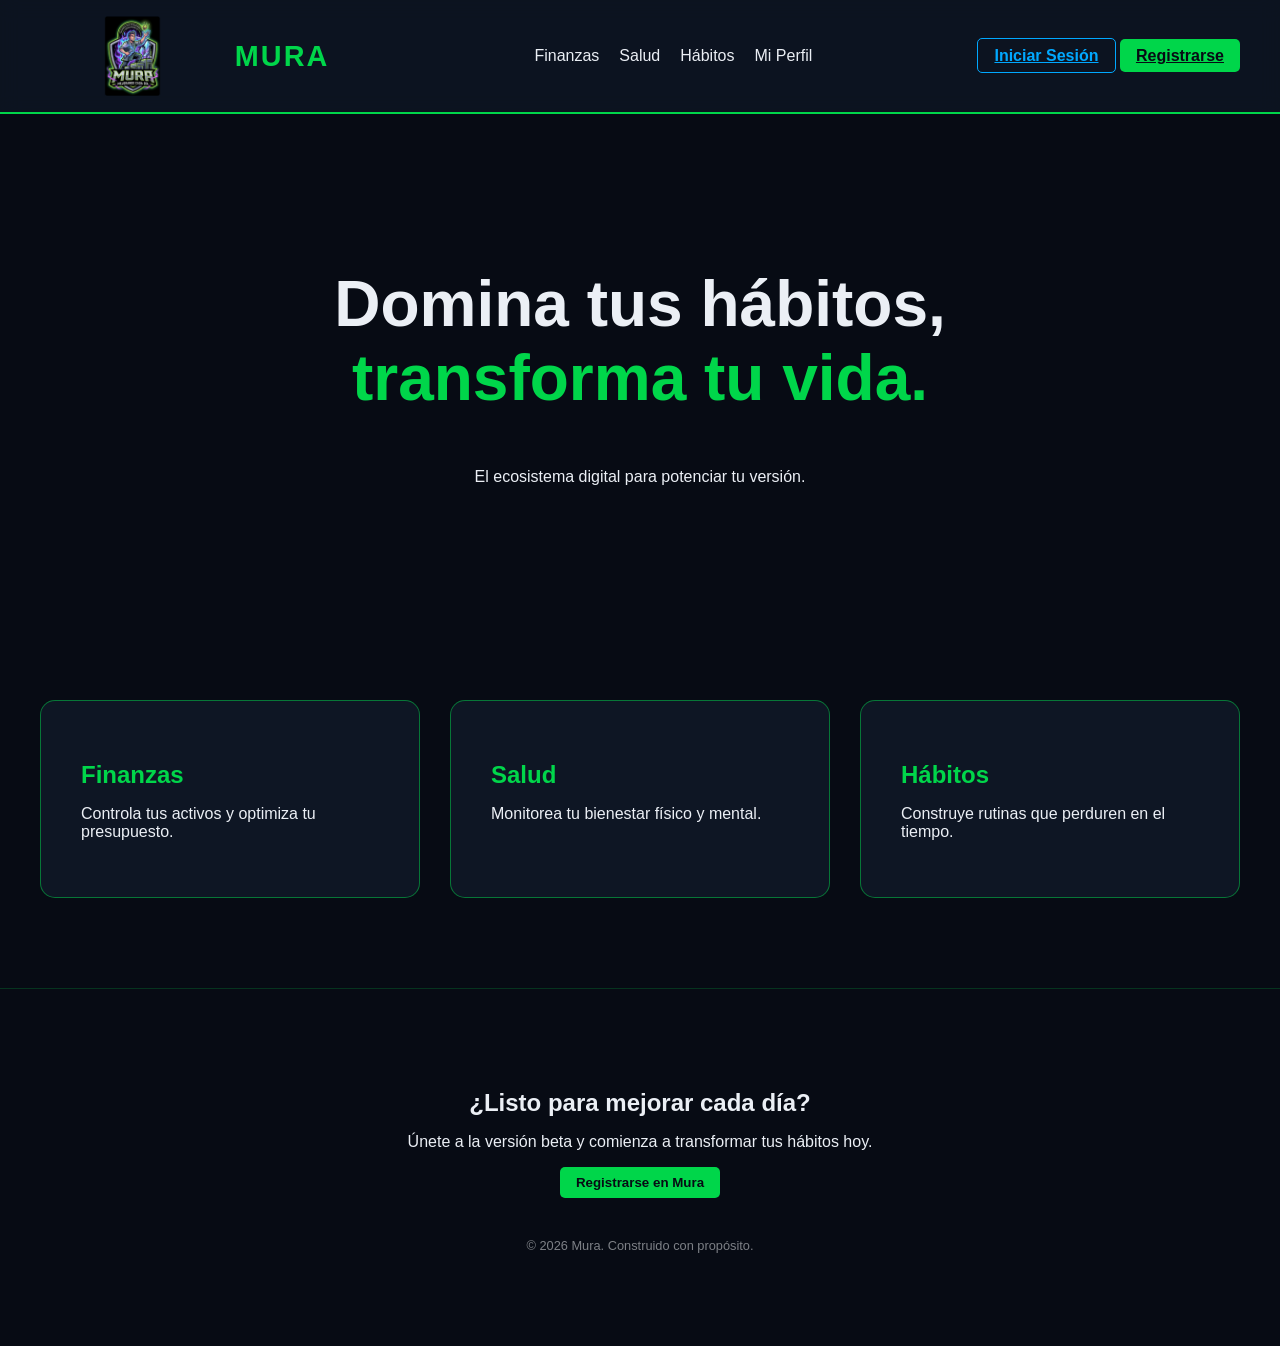
<file: frontend/index.html>
<!DOCTYPE html>
<html lang="es">
<head>
    <meta charset="UTF-8">
    <meta name="viewport" content="width=device-width, initial-scale=1.0">
    <title>Mura | Tu plataforma de crecimiento</title>
    <link rel="stylesheet" href="css/Style.css">
    <link rel="shortcut icon" href="css/image/mura_favicon.png" type="image/x-icon">
    <link href="https://fonts.googleapis.com/css2?family=Rajdhani:wght@400;700&display=swap" rel="stylesheet">
</head>
<body>

    <header class="app-header">
        <div class="container header-content">
            <a href="#" class="logo-link">
                <img src="css/image/logoMura.png" alt="Mura Logo" class="header-logo">
                <span class="app-name">Mura</span>
            </a>

            <nav class="main-nav">
                <ul>
                    <li><a href="#finance">Finanzas</a></li>
                    <li><a href="#health">Salud</a></li>
                    <li><a href="#habits">Hábitos</a></li>
                    <li><a href="#profile">Mi Perfil</a></li>
                </ul>
            </nav>

            <div class="user-actions">
                <!-- Enlace con la clase de estilo 'btn' -->
                <a href="login.html" class="btn btn-secondary">Iniciar Sesión</a>
                <a href="register.html" class="btn btn-primary">Registrarse</a>
            </div>
        </div>
    </header>

    <main>
        <!-- Intro Principal -->
        <section class="intro">
            <h1>Domina tus hábitos, <br><span>transforma tu vida.</span></h1>
            <p>El ecosistema digital para potenciar tu versión.</p>
        </section>

        <!-- Secciones de Contenido (Las "Capas") -->
        <section id="content-grid" class="container">
            <div class="feature-card">
                <h2>Finanzas</h2>
                <p>Controla tus activos y optimiza tu presupuesto.</p>
            </div>
            <div class="feature-card">
                <h2>Salud</h2>
                <p>Monitorea tu bienestar físico y mental.</p>
            </div>
            <div class="feature-card">
                <h2>Hábitos</h2>
                <p>Construye rutinas que perduren en el tiempo.</p>
            </div>
        </section>

    </main>

    <footer class="site-footer">
        <div class="container">
            <h2>¿Listo para mejorar cada día?</h2>
            <p>Únete a la versión beta y comienza a transformar tus hábitos hoy.</p>
            <button class="btn btn-primary">Registrarse en Mura</button>
            
            <!-- Opcional: Copyright pequeño -->
            <p class="copyright">© 2026 Mura. Construido con propósito.</p>
        </div>
    </footer>

</body>
</html>
</file>
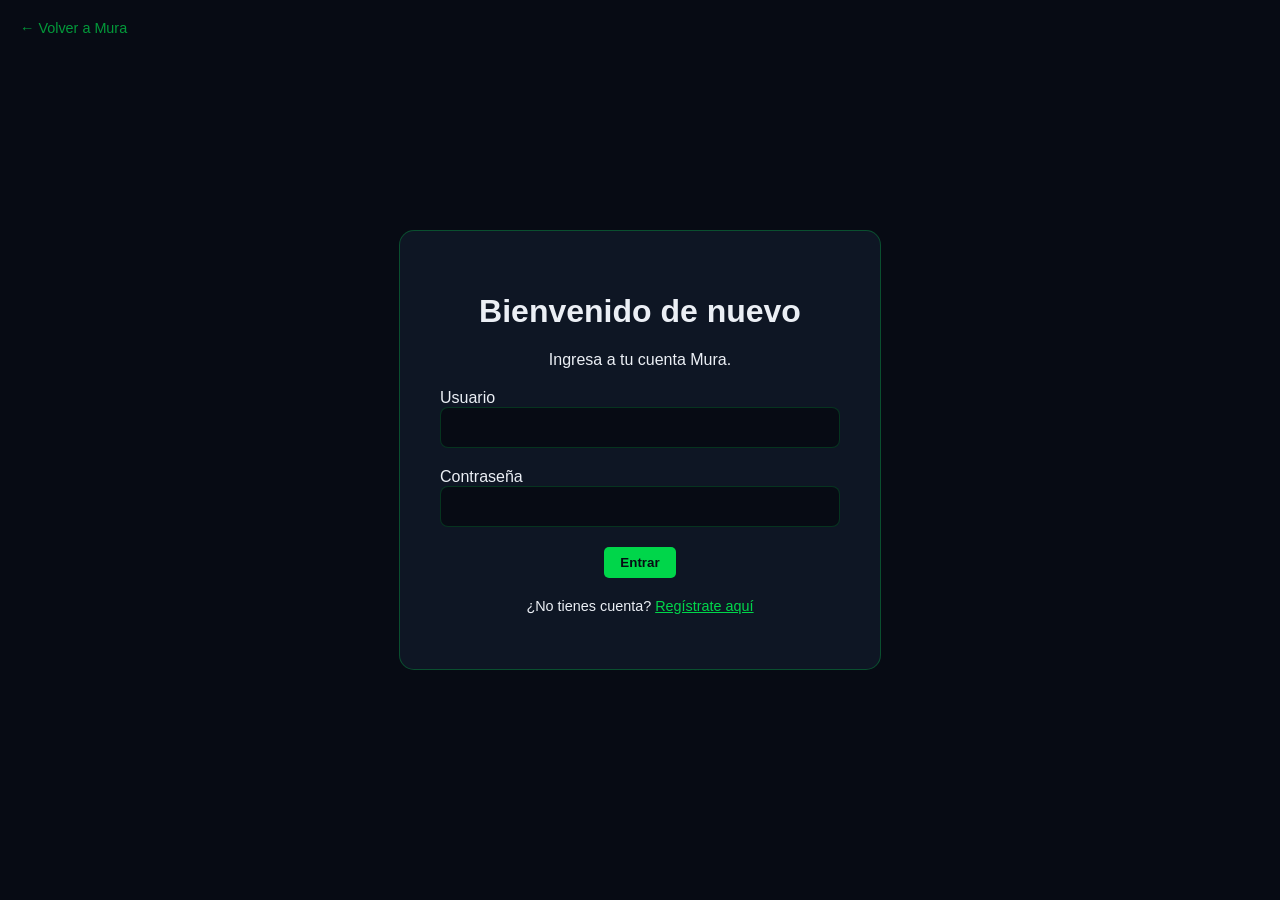
<file: frontend/login.html>
<!DOCTYPE html>
<html lang="es">
<head>
    <meta charset="UTF-8">
    <link rel="stylesheet" href="css/Style.css">
    <link rel="shortcut icon" href="css/image/mura_favicon.png" type="image/x-icon">
    <title>Iniciar Sesión | Mura</title>
</head>
<body class="auth-page">

    <a href="index.html" class="back-link">← Volver a Mura</a>

    <main class="container auth-box">
        <h1>Bienvenido de nuevo</h1>
        <p>Ingresa a tu cuenta Mura.</p>

        <form id="loginForm">
            <div class="form-group">
                <label for="username">Usuario</label>
                <input type="text" id="username" name="username" required>
            </div>
            <div class="form-group">
                <label for="password">Contraseña</label>
                <input type="password" id="password" name="password" required>
            </div>
            <button type="button" id="btnLogin" class="btn btn-primary">Entrar</button>
        </form>
        
        <p class="auth-link">¿No tienes cuenta? <a href="register.html">Regístrate aquí</a></p>
    </main>


    <script src="script/mura.js"></script>

</body>
</html>
</file>
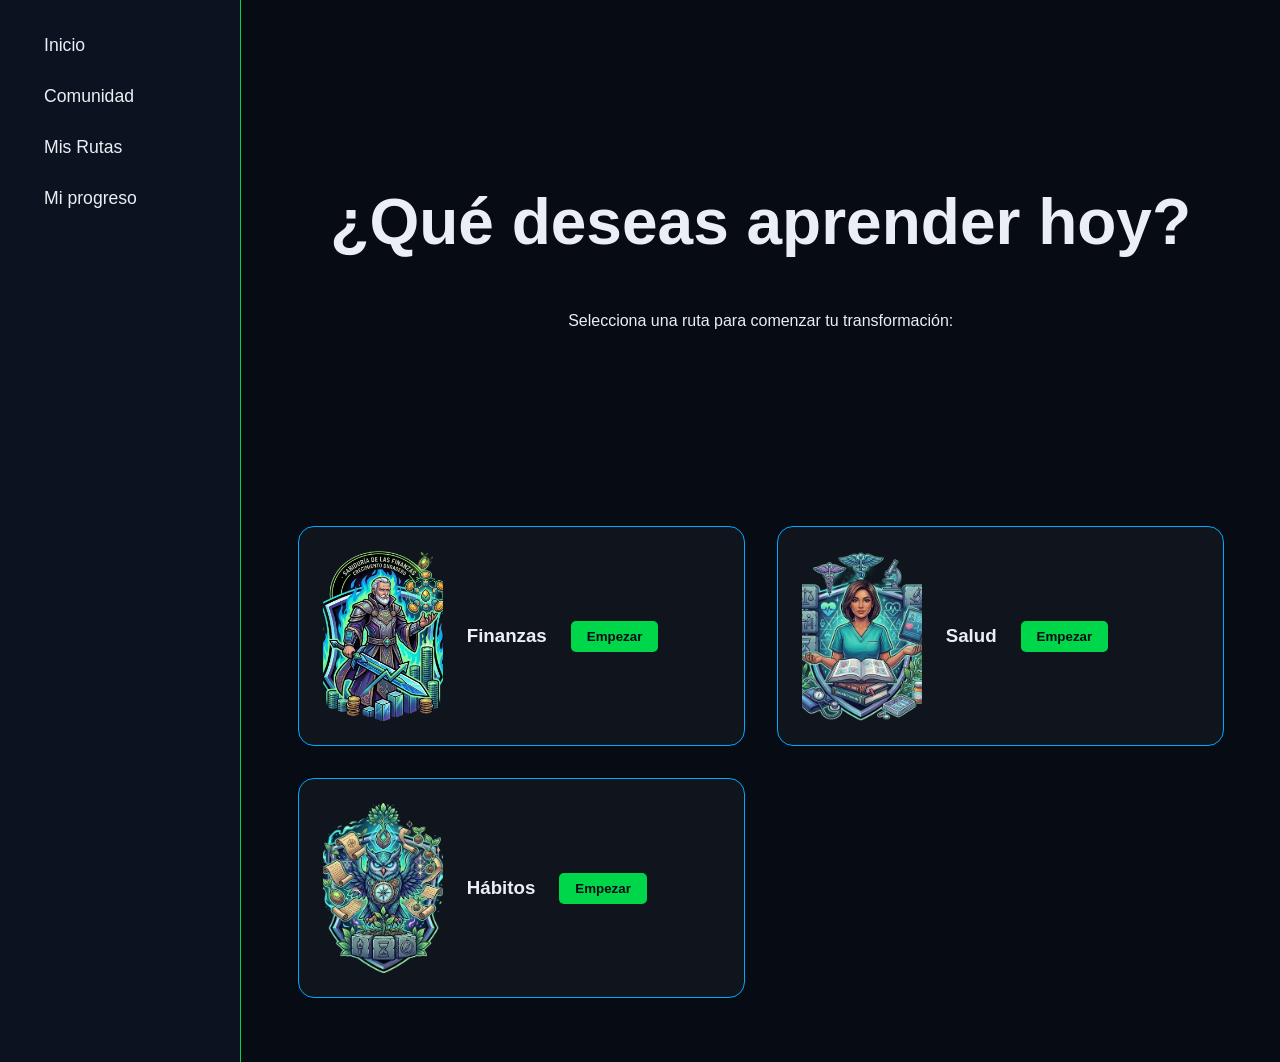
<file: frontend/mura.html>
<!DOCTYPE html>
<html lang="es">
<head>
    <meta charset="UTF-8">
    <meta name="viewport" content="width=device-width, initial-scale=1.0">
    <link rel="stylesheet" href="css/Style.css">
    <title>Mura - Plataforma de Aprendizaje</title>
</head>
<body>
    <div class="dashboard-container">
        <aside class="sidebar">
            <nav>
                <!-- Agregamos la clase 'menu-lateral' aquí -->
                <ul class="menu-lateral">
                    <li><a href="#">Inicio</a></li>
                    <li><a href="#">Comunidad</a></li>
                    <li><a href="#">Mis Rutas</a></li>
                    <li><a href="#">Mi progreso</a></li>
                </ul>
            </nav>
        </aside>

        <main class="content">
            <section class="intro">
                <h1>¿Qué deseas aprender hoy?</h1>
                <p>Selecciona una ruta para comenzar tu transformación:</p>
            </section>

            <ul class="cards-container">
                <li class="card">
                    <img src="css/image/theme/finanza.png" alt="Finanzas">
                    <h3>Finanzas</h3>
                    <button>Empezar</button>
                </li>
                <li class="card">
                    <img src="css/image/theme/nurse.png" alt="Salud">
                    <h3>Salud</h3>
                    <button>Empezar</button>
                </li>
                    <li class="card">
                    <img src="css/image/theme/habitos.png" alt="Hábitos">
                    <h3>Hábitos</h3>
                    <button>Empezar</button>
                </li>
            </ul>
        </main>
    </div>
</body>
</html>
</file>
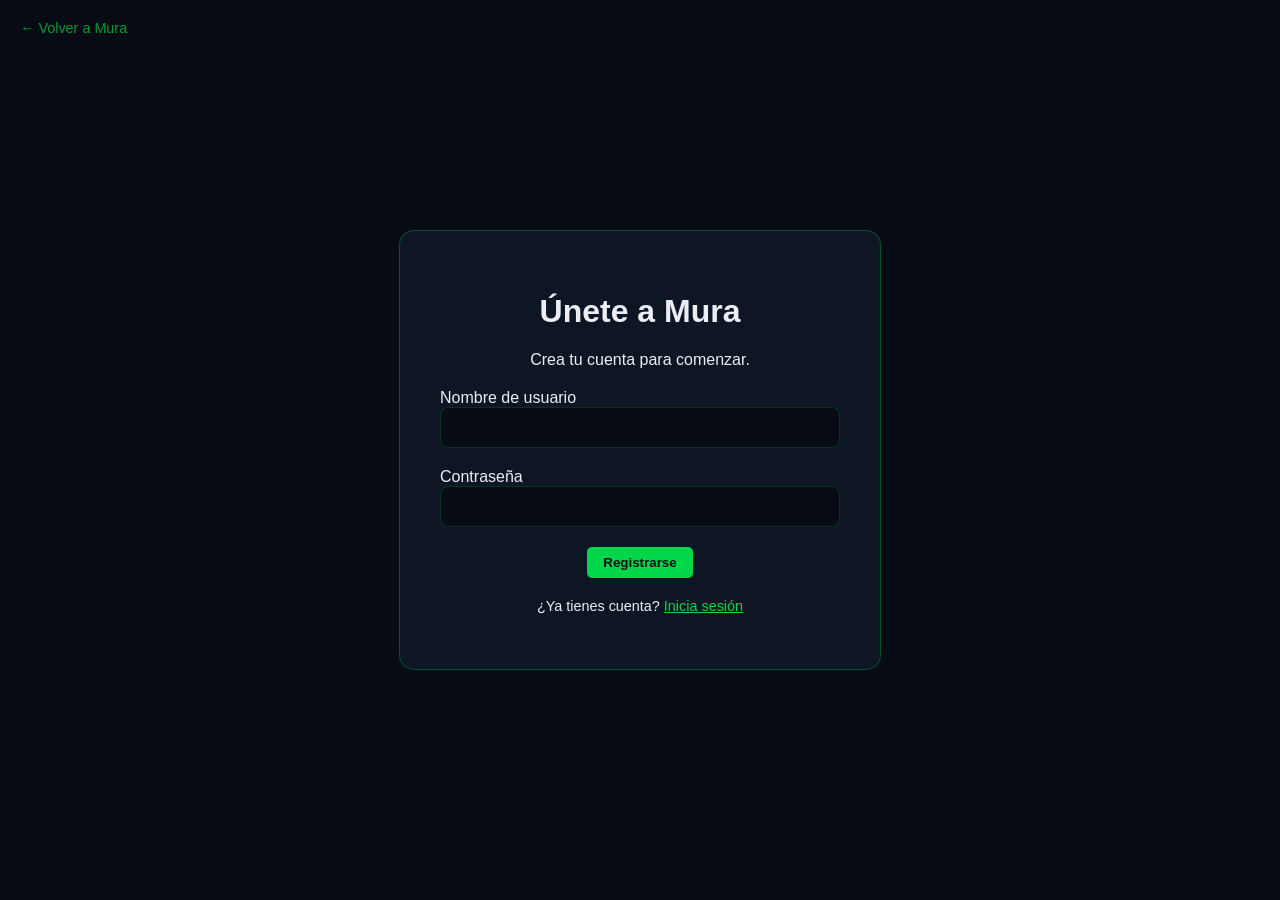
<file: frontend/register.html>
<!DOCTYPE html>
<html lang="es">
<head>
    <meta charset="UTF-8">
    <link rel="stylesheet" href="css/Style.css"> <!-- Asegúrate de que la ruta sea correcta -->
    <link rel="shortcut icon" href="css/image/mura_favicon.png" type="image/x-icon">
    <title>Registro | Mura</title>
</head>
<body class="auth-page"> <!-- Clase especial para centrar el formulario -->

    <a href="index.html" class="back-link">← Volver a Mura</a>

    <main class="container auth-box">
        <h1>Únete a Mura</h1>
        <p>Crea tu cuenta para comenzar.</p>

        <form id="registerForm">
            <div class="form-group">
                <label for="username">Nombre de usuario</label>
                <input type="text" id="username" name="username" required>
            </div>
            
            <div class="form-group">
                <label for="password">Contraseña</label>
                <input type="password" id="password" name="password" required>
            </div>

            <button type="button" id="btnRegistrar" class="btn btn-primary">Registrarse</button>
        </form>
        
        <p class="auth-link">¿Ya tienes cuenta? <a href="index.html">Inicia sesión</a></p>
    </main>
    <script src="script/mura.js"></script>
</body>
</html>
</file>
<file: frontend/css/Style.css>
:root {
  /* Paleta estilo Gamer/Moderno usando oklch */
  --bg-dark: oklch(15% 0.02 260);     /* Fondo muy oscuro casi negro */
  --header-bg: oklch(20% 0.03 260 / 0.8); /* Fondo del header con transparencia */
  --primary-neon: oklch(75% 0.25 150);  /* Verde vibrante (tipo PANDA) */
  --accent-blue: oklch(70% 0.25 240);   /* Azul eléctrico (tipo CJCA) */
  --text-light: oklch(95% 0.01 260);    /* Blanco suave para lectura */
}

body {
  margin: 0;
  font-family: 'Segoe UI', sans-serif;
  background-color: var(--bg-dark);
  color: var(--text-light);
}

/* Esto controla específicamente la imagen que está dentro de tu logo-link */
.header-logo {
    height: 80px;      /* Cambia este valor para hacerla más pequeña o más grande (ej. 30px, 50px) */
    width: auto;       /* Esto asegura que la proporción se mantenga automática */
    display: block;    /* Evita espacios extra debajo de la imagen */
    object-fit: contain; /* Asegura que la imagen completa sea visible sin cortarse */
}

/* Opcional: Para asegurar que el link esté bien alineado con el texto al lado */
.logo-link {
    display: flex;
    align-items: center;
    gap: 12px;         /* Espacio entre el logo y la palabra "Mura" */
    text-decoration: none;
}

.app-header {
  background: var(--header-bg);
  backdrop-filter: blur(10px); /* Efecto vidrio esmerilado */
  border-bottom: 2px solid var(--primary-neon);
  padding: 1rem 0;
}

.header-content {
  display: flex;
  justify-content: space-between;
  align-items: center;
  max-width: 1200px;
  margin: 0 auto;
  padding: 0 20px;
}

.app-name {
  font-size: 1.8rem;
  font-weight: bold;
  color: var(--primary-neon);
  text-transform: uppercase;
  letter-spacing: 2px;
}

.main-nav ul {
  display: flex;
  list-style: none;
  gap: 20px;
}

.main-nav a {
  text-decoration: none;
  color: var(--text-light);
  transition: color 0.3s;
}

.main-nav a:hover {
  color: var(--accent-blue);
}

.btn {
  padding: 8px 16px;
  border-radius: 5px;
  cursor: pointer;
  font-weight: bold;
}

.btn-primary {
  background: var(--primary-neon);
  color: var(--bg-dark);
  border: none;
}

.btn-secondary {
  background: transparent;
  color: var(--accent-blue);
  border: 1px solid var(--accent-blue);
}

/*Main*/

.container {
    max-width: 1200px; /* Limita el ancho máximo */
    margin: 0 auto;    /* Centra el bloque en la pantalla */
    padding: 0 40px;   /* Añade aire a los lados */
}


/* Intro minimalista */
.intro {
    text-align: center;
    padding: 100px 20px;
}

.intro h1 { font-size: 4rem; color: oklch(95% 0.01 260); }
.intro h1 span { color: oklch(75% 0.25 150); }

/* Contenedor de Tarjetas */
#content-grid {
    display: grid;
    grid-template-columns: repeat(auto-fit, minmax(300px, 1fr));
    gap: 30px;
    padding: 50px 20px;
}

/* Tarjetas con estilo "Gamer" */
.feature-card {
    background: oklch(20% 0.03 260);
    border: 1px solid oklch(75% 0.25 150 / 0.5);
    padding: 40px;
    border-radius: 15px;
    transition: transform 0.3s, border 0.3s;
}

.feature-card:hover {
    transform: translateY(-10px);
    border: 1px solid oklch(75% 0.25 150);
    box-shadow: 0 0 20px oklch(75% 0.25 150 / 0.2);
}

.feature-card h2 { color: oklch(75% 0.25 150); margin-bottom: 15px; }

.site-footer {
    padding: 80px 20px;
    text-align: center;
    background: oklch(15% 0.02 260); /* Un tono apenas más oscuro */
    margin-top: 40px;
    border-top: 1px solid oklch(75% 0.25 150 / 0.2);
}

.site-footer h2 {
    margin-bottom: 15px;
}

.site-footer .copyright {
    margin-top: 40px;
    font-size: 0.8rem;
    color: oklch(60% 0.01 260);
}


/*Aqui empieza el codigo para register.html*/

/* Ahora solo afecta a las listas que tengan la clase .menu-lateral */
.menu-lateral {
    list-style: none;
    padding: 0;
    margin: 0;
}

.menu-lateral li a {
    display: block;
    padding: 15px 20px;
    color: var(--text-light);
    text-decoration: none;
    font-size: 1.1rem;
    transition: all 0.3s ease;
    border-left: 4px solid transparent;
}

/* Efecto Hover solo para elementos dentro de .menu-lateral */
.menu-lateral li a:hover {
    background-color: oklch(25% 0.1 260);
    border-left: 4px solid var(--primary-neon);
    color: var(--primary-neon);
}

.back-link {
    position: absolute;
    top: 20px;
    left: 20px;
    color: oklch(75% 0.25 150); /* El color verde de tu marca */
    text-decoration: none;
    font-size: 0.9rem;
    opacity: 0.7;
    transition: opacity 0.3s;
}

.back-link:hover {
    opacity: 1;
}

.auth-page {
    display: flex;
    justify-content: center;
    align-items: center;
    min-height: 100vh;
}

.auth-box {
    background: oklch(20% 0.03 260);
    padding: 40px;
    border-radius: 15px;
    border: 1px solid oklch(75% 0.25 150 / 0.3);
    width: 100%;
    max-width: 400px; /* Tamaño perfecto para formulario */
    text-align: center;
}

.form-group {
    margin: 20px 0;
    text-align: left;
}

.form-group input {
    width: 100%;
    padding: 12px;
    background: oklch(15% 0.02 260);
    border: 1px solid oklch(75% 0.25 150 / 0.2);
    border-radius: 8px;
    color: white;
    box-sizing: border-box; /* Importante para que el padding no rompa el ancho */
}

.auth-link {
    margin-top: 20px;
    font-size: 0.9rem;
}

.auth-link a {
    color: oklch(75% 0.25 150);
}

/*Aqui empeiza el estilo de mura.html*/

/* Layout Principal */
.dashboard-container {
    display: flex;
    min-height: 100vh;
    background-color: var(--bg-dark);
    color: var(--text-light);
}

.sidebar {
    width: 250px;
    background-color: var(--header-bg);
    padding: 20px;
    border-right: 1px solid var(--primary-neon);
}


.content {
  display: flex;
  flex-direction: column;
  justify-content: center; /* Centra verticalmente */
  align-items: center;     /* Centra horizontalmente */
  min-height: 100vh;       /* Ocupa toda la altura de la pantalla */
  width: 100%;             /* Asegura que ocupe todo el ancho disponible */
  padding: 2rem;
  box-sizing: border-box;
}

.intro {
  text-align: center;      /* Asegura que el texto dentro también esté centrado */
  margin-bottom: 3rem;
}

.cards-container {
  display: grid;
  /* Ajustamos el minmax: 300px permite que quepan varias en fila */
  grid-template-columns: repeat(auto-fit, minmax(300px, 1fr)); 
  gap: 2rem;
  width: 95%;          /* Ocupa casi todo el ancho disponible */
  max-width: 1200px;   
  margin: 0 auto;      /* Centrado total */
  padding: 2rem 0;
}

.card {
  display: flex;       
  align-items: center; /* Centra verticalmente imagen y texto */
  gap: 1.5rem;         /* Espacio entre imagen y texto */
  background: color-mix(in oklch, var(--bg-dark), white 5%);
  border: 1px solid var(--accent-blue);
  border-radius: 16px;
  padding: 1.5rem;
  min-height: 150px;   /* Asegura que el cuadro sea alto */
}

.card:hover {
  transform: translateY(-10px);
  border-color: var(--primary-neon);
}

.card img {
  width: 120px;        /* Tamaño fijo para la imagen */
  height: 170px;       /* Mismo tamaño para que sea un cuadrado perfecto */
  object-fit: cover;   /* Asegura que la imagen llene el espacio sin deformarse */
  border-radius: 8px;
  flex-shrink: 0;      /* IMPORTANTE: Evita que la imagen se encoja */
}

.card-content {
  flex: 1;             /* Permite que el texto ocupe el resto del espacio */
  text-align: left;
}

.card button {
  background: var(--primary-neon);
  color: var(--bg-dark);
  border: none;
  padding: 0.5rem 1rem;
  border-radius: 5px;
  cursor: pointer;
  font-weight: bold;
}
</file>
